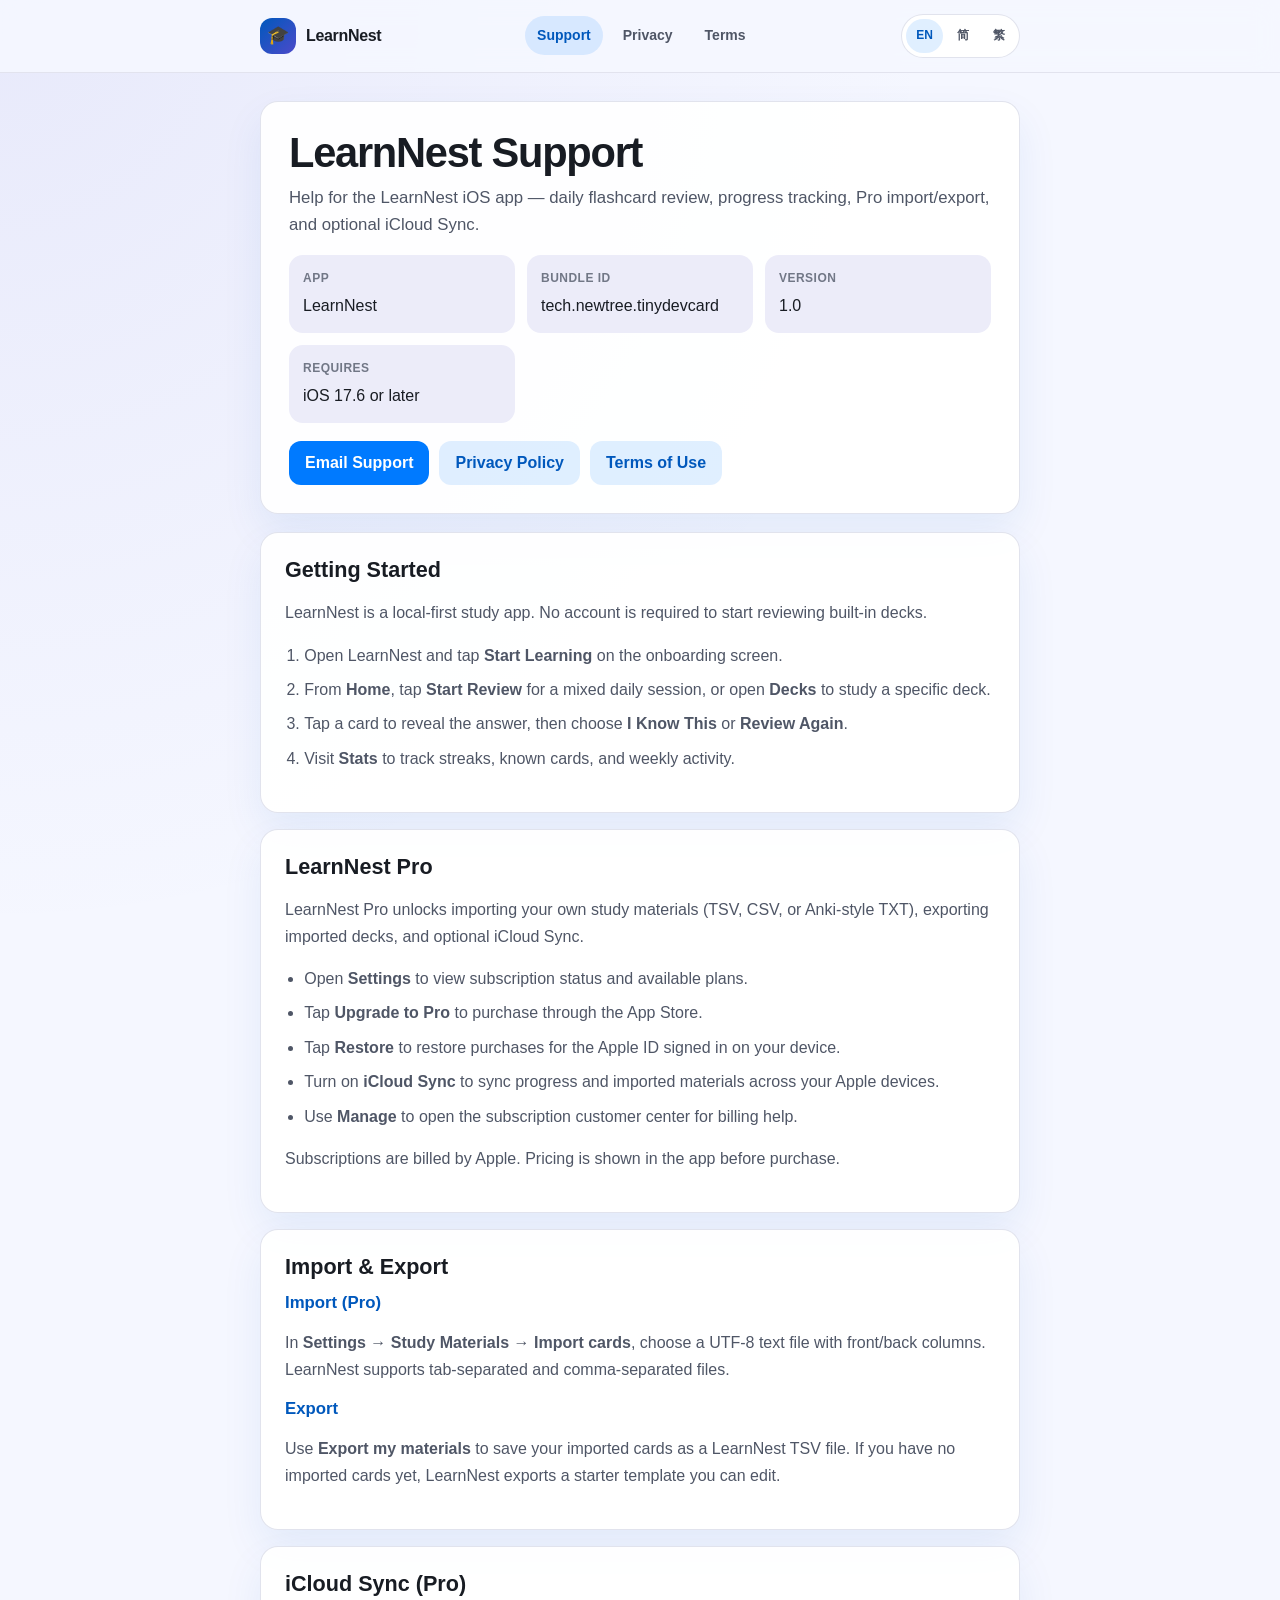
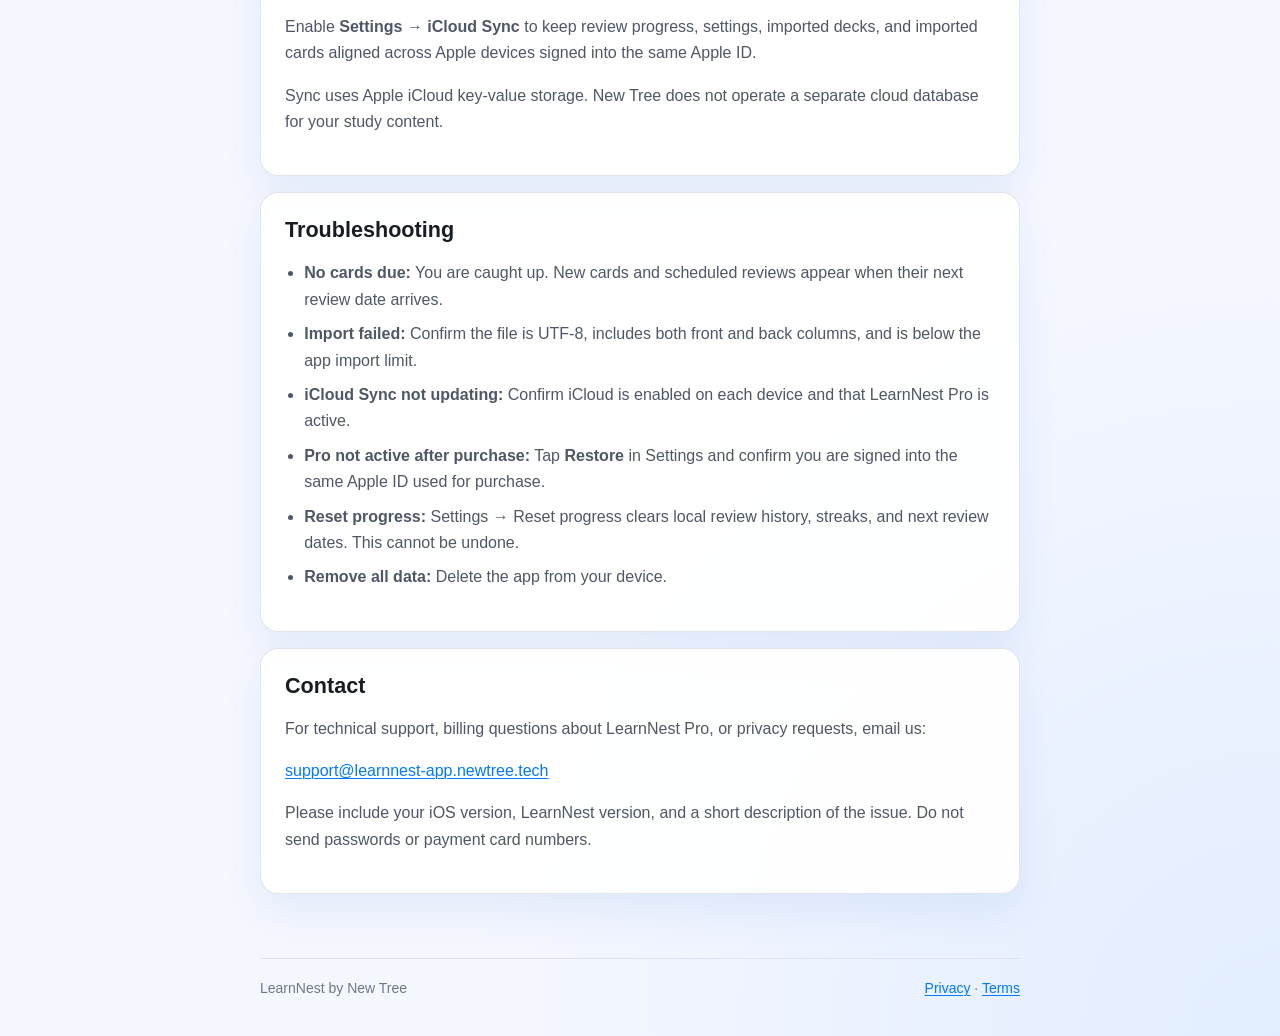
<file: docs/index.html>
<!DOCTYPE html>
<html lang="en">
<head>
  <meta charset="utf-8">
  <meta name="viewport" content="width=device-width, initial-scale=1">
  <title>LearnNest Support</title>
  <meta name="description" content="Technical support, FAQs, and contact information for LearnNest on iOS.">
  <link rel="alternate" hreflang="en" href="index.html?lang=en">
  <link rel="alternate" hreflang="zh-Hans" href="index.html?lang=zh-Hans">
  <link rel="alternate" hreflang="zh-Hant" href="index.html?lang=zh-Hant">
  <link rel="stylesheet" href="css/site.css">
  <script defer src="js/site.js"></script>
</head>
<body>
  <header class="site-header">
    <div class="wrap">
      <a class="brand" href="index.html" data-localized-href="index.html">
        <span class="brand-mark" aria-hidden="true">🎓</span>
        <span>LearnNest</span>
      </a>
      <nav class="site-nav" aria-label="Site">
        <a href="index.html" data-localized-href="index.html" aria-current="page" data-nav="support">Support</a>
        <a href="privacy.html" data-localized-href="privacy.html" data-nav="privacy">Privacy</a>
        <a href="terms.html" data-localized-href="terms.html" data-nav="terms">Terms</a>
      </nav>
      <div class="lang-switcher" aria-label="Language">
        <button type="button" data-locale="en" aria-pressed="true">EN</button>
        <button type="button" data-locale="zh-Hans" aria-pressed="false">简</button>
        <button type="button" data-locale="zh-Hant" aria-pressed="false">繁</button>
      </div>
    </div>
  </header>

  <main class="wrap">
    <section class="hero" data-locale-content="en">
      <h1>LearnNest Support</h1>
      <p>Help for the LearnNest iOS app — daily flashcard review, progress tracking, Pro import/export, and optional iCloud Sync.</p>
      <div class="meta-grid">
        <div class="meta-item"><strong>App</strong>LearnNest</div>
        <div class="meta-item"><strong>Bundle ID</strong>tech.newtree.tinydevcard</div>
        <div class="meta-item"><strong>Version</strong>1.0</div>
        <div class="meta-item"><strong>Requires</strong>iOS 17.6 or later</div>
      </div>
      <div class="cta-row">
        <a class="button-link" href="mailto:support@learnnest-app.newtree.tech">Email Support</a>
        <a class="button-link secondary" href="privacy.html" data-localized-href="privacy.html">Privacy Policy</a>
        <a class="button-link secondary" href="terms.html" data-localized-href="terms.html">Terms of Use</a>
      </div>
    </section>

    <section class="hero" data-locale-content="zh-Hans" hidden>
      <h1>学巢技术支持</h1>
      <p>学巢 iOS 应用帮助中心 — 每日闪卡复习、学习进度跟踪、Pro 导入导出与可选 iCloud 同步。</p>
      <div class="meta-grid">
        <div class="meta-item"><strong>应用</strong>学巢（LearnNest）</div>
        <div class="meta-item"><strong>Bundle ID</strong>tech.newtree.tinydevcard</div>
        <div class="meta-item"><strong>版本</strong>1.0</div>
        <div class="meta-item"><strong>系统要求</strong>iOS 17.6 或更高版本</div>
      </div>
      <div class="cta-row">
        <a class="button-link" href="mailto:support@learnnest-app.newtree.tech">发送邮件</a>
        <a class="button-link secondary" href="privacy.html" data-localized-href="privacy.html">隐私政策</a>
        <a class="button-link secondary" href="terms.html" data-localized-href="terms.html">使用条款</a>
      </div>
    </section>

    <section class="hero" data-locale-content="zh-Hant" hidden>
      <h1>學巢技術支援</h1>
      <p>學巢 iOS App 支援頁面 — 每日閃卡複習、學習進度追蹤、Pro 匯入匯出與可選 iCloud 同步。</p>
      <div class="meta-grid">
        <div class="meta-item"><strong>App</strong>學巢（LearnNest）</div>
        <div class="meta-item"><strong>Bundle ID</strong>tech.newtree.tinydevcard</div>
        <div class="meta-item"><strong>版本</strong>1.0</div>
        <div class="meta-item"><strong>系統需求</strong>iOS 17.6 或更新版本</div>
      </div>
      <div class="cta-row">
        <a class="button-link" href="mailto:support@learnnest-app.newtree.tech">寄送郵件</a>
        <a class="button-link secondary" href="privacy.html" data-localized-href="privacy.html">隱私權政策</a>
        <a class="button-link secondary" href="terms.html" data-localized-href="terms.html">使用條款</a>
      </div>
    </section>

    <article class="card" data-locale-content="en">
      <h2>Getting Started</h2>
      <p>LearnNest is a local-first study app. No account is required to start reviewing built-in decks.</p>
      <ol>
        <li>Open LearnNest and tap <strong>Start Learning</strong> on the onboarding screen.</li>
        <li>From <strong>Home</strong>, tap <strong>Start Review</strong> for a mixed daily session, or open <strong>Decks</strong> to study a specific deck.</li>
        <li>Tap a card to reveal the answer, then choose <strong>I Know This</strong> or <strong>Review Again</strong>.</li>
        <li>Visit <strong>Stats</strong> to track streaks, known cards, and weekly activity.</li>
      </ol>
    </article>

    <article class="card" data-locale-content="zh-Hans" hidden>
      <h2>快速上手</h2>
      <p>学巢是一款本地优先的学习应用，无需注册账户即可开始复习内置卡组。</p>
      <ol>
        <li>打开学巢，在引导页点击<strong>开始学习</strong>。</li>
        <li>在<strong>首页</strong>点击<strong>开始复习</strong>进行每日混合复习，或进入<strong>卡组</strong>选择特定主题。</li>
        <li>点击卡片查看答案，然后选择<strong>我会了</strong>或<strong>再复习一次</strong>。</li>
        <li>在<strong>统计</strong>页面查看连续天数、已掌握卡片和每周活动。</li>
      </ol>
    </article>

    <article class="card" data-locale-content="zh-Hant" hidden>
      <h2>快速上手</h2>
      <p>學巢是一款本地優先的學習 App，無需註冊帳號即可開始複習內建卡組。</p>
      <ol>
        <li>開啟學巢，在引導畫面點一下<strong>開始學習</strong>。</li>
        <li>在<strong>首頁</strong>點一下<strong>開始複習</strong>進行每日混合複習，或前往<strong>卡組</strong>選擇特定主題。</li>
        <li>點一下卡片查看答案，再選擇<strong>我會了</strong>或<strong>再複習一次</strong>。</li>
        <li>在<strong>統計</strong>頁面查看連續天數、已掌握卡片與每週活動。</li>
      </ol>
    </article>

    <article class="card" data-locale-content="en">
      <h2>LearnNest Pro</h2>
      <p>LearnNest Pro unlocks importing your own study materials (TSV, CSV, or Anki-style TXT), exporting imported decks, and optional iCloud Sync.</p>
      <ul>
        <li>Open <strong>Settings</strong> to view subscription status and available plans.</li>
        <li>Tap <strong>Upgrade to Pro</strong> to purchase through the App Store.</li>
        <li>Tap <strong>Restore</strong> to restore purchases for the Apple ID signed in on your device.</li>
        <li>Turn on <strong>iCloud Sync</strong> to sync progress and imported materials across your Apple devices.</li>
        <li>Use <strong>Manage</strong> to open the subscription customer center for billing help.</li>
      </ul>
      <p>Subscriptions are billed by Apple. Pricing is shown in the app before purchase.</p>
    </article>

    <article class="card" data-locale-content="zh-Hans" hidden>
      <h2>学巢 Pro</h2>
      <p>学巢 Pro 可解锁导入自定义学习资料（TSV、CSV 或 Anki 风格 TXT）、导出已导入卡组以及可选 iCloud 同步。</p>
      <ul>
        <li>打开<strong>设置</strong>查看订阅状态和可用方案。</li>
        <li>点击<strong>升级到 Pro</strong>，通过 App Store 完成购买。</li>
        <li>点击<strong>恢复</strong>，为当前设备登录的 Apple ID 恢复购买。</li>
        <li>开启 <strong>iCloud 同步</strong>，在多台 Apple 设备间同步学习进度和导入资料。</li>
        <li>点击<strong>管理</strong>打开订阅客服中心，处理账单相关问题。</li>
      </ul>
      <p>订阅费用由 Apple 收取，购买前会在应用内显示价格。</p>
    </article>

    <article class="card" data-locale-content="zh-Hant" hidden>
      <h2>學巢 Pro</h2>
      <p>學巢 Pro 可解鎖匯入自訂學習資料（TSV、CSV 或 Anki 風格 TXT）、匯出已匯入卡組，以及可選 iCloud 同步。</p>
      <ul>
        <li>開啟<strong>設定</strong>查看訂閱狀態與可用方案。</li>
        <li>點一下<strong>升級到 Pro</strong>，透過 App Store 完成購買。</li>
        <li>點一下<strong>恢復</strong>，為目前裝置登入的 Apple ID 恢復購買。</li>
        <li>開啟 <strong>iCloud 同步</strong>，在多台 Apple 裝置間同步學習進度和匯入資料。</li>
        <li>點一下<strong>管理</strong>開啟訂閱客服中心，處理帳單相關問題。</li>
      </ul>
      <p>訂閱費用由 Apple 收取，購買前會在 App 內顯示價格。</p>
    </article>

    <article class="card" data-locale-content="en">
      <h2>Import &amp; Export</h2>
      <h3>Import (Pro)</h3>
      <p>In <strong>Settings → Study Materials → Import cards</strong>, choose a UTF-8 text file with front/back columns. LearnNest supports tab-separated and comma-separated files.</p>
      <h3>Export</h3>
      <p>Use <strong>Export my materials</strong> to save your imported cards as a LearnNest TSV file. If you have no imported cards yet, LearnNest exports a starter template you can edit.</p>
    </article>

    <article class="card" data-locale-content="zh-Hans" hidden>
      <h2>导入与导出</h2>
      <h3>导入（Pro）</h3>
      <p>在<strong>设置 → 学习资料 → 导入卡片</strong>中选择 UTF-8 文本文件。学巢支持制表符分隔和逗号分隔格式。</p>
      <h3>导出</h3>
      <p>使用<strong>导出我的资料</strong>将已导入卡片保存为 LearnNest TSV 文件。若尚未导入卡片，应用会导出可编辑的入门模板。</p>
    </article>

    <article class="card" data-locale-content="zh-Hant" hidden>
      <h2>匯入與匯出</h2>
      <h3>匯入（Pro）</h3>
      <p>在<strong>設定 → 學習資料 → 匯入卡片</strong>中選擇 UTF-8 文字檔。學巢支援 Tab 分隔與逗號分隔格式。</p>
      <h3>匯出</h3>
      <p>使用<strong>匯出我的資料</strong>將已匯入卡片儲存為 LearnNest TSV 檔案。若尚未匯入卡片，App 會匯出可編輯的入門範本。</p>
    </article>

    <article class="card" data-locale-content="en">
      <h2>iCloud Sync (Pro)</h2>
      <p>Enable <strong>Settings → iCloud Sync</strong> to keep review progress, settings, imported decks, and imported cards aligned across Apple devices signed into the same Apple ID.</p>
      <p>Sync uses Apple iCloud key-value storage. New Tree does not operate a separate cloud database for your study content.</p>
    </article>

    <article class="card" data-locale-content="zh-Hans" hidden>
      <h2>iCloud 同步（Pro）</h2>
      <p>开启<strong>设置 → iCloud 同步</strong>后，可在使用同一 Apple ID 登录的 Apple 设备间同步复习进度、应用设置、已导入卡组和卡片。</p>
      <p>同步使用 Apple iCloud 键值存储。New Tree 不会为您的学习内容运营单独的云端数据库。</p>
    </article>

    <article class="card" data-locale-content="zh-Hant" hidden>
      <h2>iCloud 同步（Pro）</h2>
      <p>開啟<strong>設定 → iCloud 同步</strong>後，可在使用同一 Apple ID 登入的 Apple 裝置間同步複習進度、App 設定、已匯入卡組和卡片。</p>
      <p>同步使用 Apple iCloud 鍵值儲存。New Tree 不會為您的學習內容營運單獨的雲端資料庫。</p>
    </article>

    <article class="card" data-locale-content="en">
      <h2>Troubleshooting</h2>
      <ul>
        <li><strong>No cards due:</strong> You are caught up. New cards and scheduled reviews appear when their next review date arrives.</li>
        <li><strong>Import failed:</strong> Confirm the file is UTF-8, includes both front and back columns, and is below the app import limit.</li>
        <li><strong>iCloud Sync not updating:</strong> Confirm iCloud is enabled on each device and that LearnNest Pro is active.</li>
        <li><strong>Pro not active after purchase:</strong> Tap <strong>Restore</strong> in Settings and confirm you are signed into the same Apple ID used for purchase.</li>
        <li><strong>Reset progress:</strong> Settings → Reset progress clears local review history, streaks, and next review dates. This cannot be undone.</li>
        <li><strong>Remove all data:</strong> Delete the app from your device.</li>
      </ul>
    </article>

    <article class="card" data-locale-content="zh-Hans" hidden>
      <h2>常见问题</h2>
      <ul>
        <li><strong>没有待复习卡片：</strong>说明当前已复习完毕，新卡片和到期复习会在对应日期出现。</li>
        <li><strong>导入失败：</strong>请确认文件为 UTF-8 编码，包含正反面列，且未超过应用导入上限。</li>
        <li><strong>iCloud 同步未更新：</strong>请确认每台设备都已开启 iCloud，且学巢 Pro 处于有效状态。</li>
        <li><strong>购买 Pro 后未生效：</strong>在设置中点击<strong>恢复</strong>，并确认设备登录的是购买时使用的 Apple ID。</li>
        <li><strong>重置进度：</strong>设置 → 重置进度会清除本地复习记录、连续天数和下次复习时间，且无法撤销。</li>
        <li><strong>删除全部数据：</strong>从设备中删除应用即可。</li>
      </ul>
    </article>

    <article class="card" data-locale-content="zh-Hant" hidden>
      <h2>常見問題</h2>
      <ul>
        <li><strong>沒有待複習卡片：</strong>代表目前已複習完成，新卡片與到期複習會在對應日期出現。</li>
        <li><strong>匯入失敗：</strong>請確認檔案為 UTF-8 編碼，包含正反面欄位，且未超過 App 匯入上限。</li>
        <li><strong>iCloud 同步未更新：</strong>請確認每台裝置都已開啟 iCloud，且學巢 Pro 處於有效狀態。</li>
        <li><strong>購買 Pro 後未生效：</strong>在設定中點一下<strong>恢復</strong>，並確認裝置登入的是購買時使用的 Apple ID。</li>
        <li><strong>重置進度：</strong>設定 → 重置進度會清除本地複習紀錄、連續天數與下次複習時間，且無法復原。</li>
        <li><strong>刪除全部資料：</strong>從裝置中刪除 App 即可。</li>
      </ul>
    </article>

    <article class="card" data-locale-content="en">
      <h2>Contact</h2>
      <p>For technical support, billing questions about LearnNest Pro, or privacy requests, email us:</p>
      <p><a href="mailto:support@learnnest-app.newtree.tech">support@learnnest-app.newtree.tech</a></p>
      <p>Please include your iOS version, LearnNest version, and a short description of the issue. Do not send passwords or payment card numbers.</p>
    </article>

    <article class="card" data-locale-content="zh-Hans" hidden>
      <h2>联系我们</h2>
      <p>如需技术支持、学巢 Pro 账单咨询或隐私相关请求，请发送邮件至：</p>
      <p><a href="mailto:support@learnnest-app.newtree.tech">support@learnnest-app.newtree.tech</a></p>
      <p>请在邮件中附上 iOS 版本、学巢版本，以及问题简要说明。请勿发送密码或银行卡信息。</p>
    </article>

    <article class="card" data-locale-content="zh-Hant" hidden>
      <h2>聯絡我們</h2>
      <p>如需技術支援、學巢 Pro 帳單諮詢或隱私相關請求，請寄信至：</p>
      <p><a href="mailto:support@learnnest-app.newtree.tech">support@learnnest-app.newtree.tech</a></p>
      <p>請在郵件中附上 iOS 版本、學巢版本，以及問題簡述。請勿傳送密碼或信用卡資訊。</p>
    </article>
  </main>

  <footer class="site-footer">
    <div class="wrap">
      <span data-footer-brand>LearnNest by New Tree</span>
      <span>
        <a href="privacy.html" data-localized-href="privacy.html" data-nav="privacy">Privacy</a>
        ·
        <a href="terms.html" data-localized-href="terms.html" data-nav="terms">Terms</a>
      </span>
    </div>
  </footer>
</body>
</html>
</file>
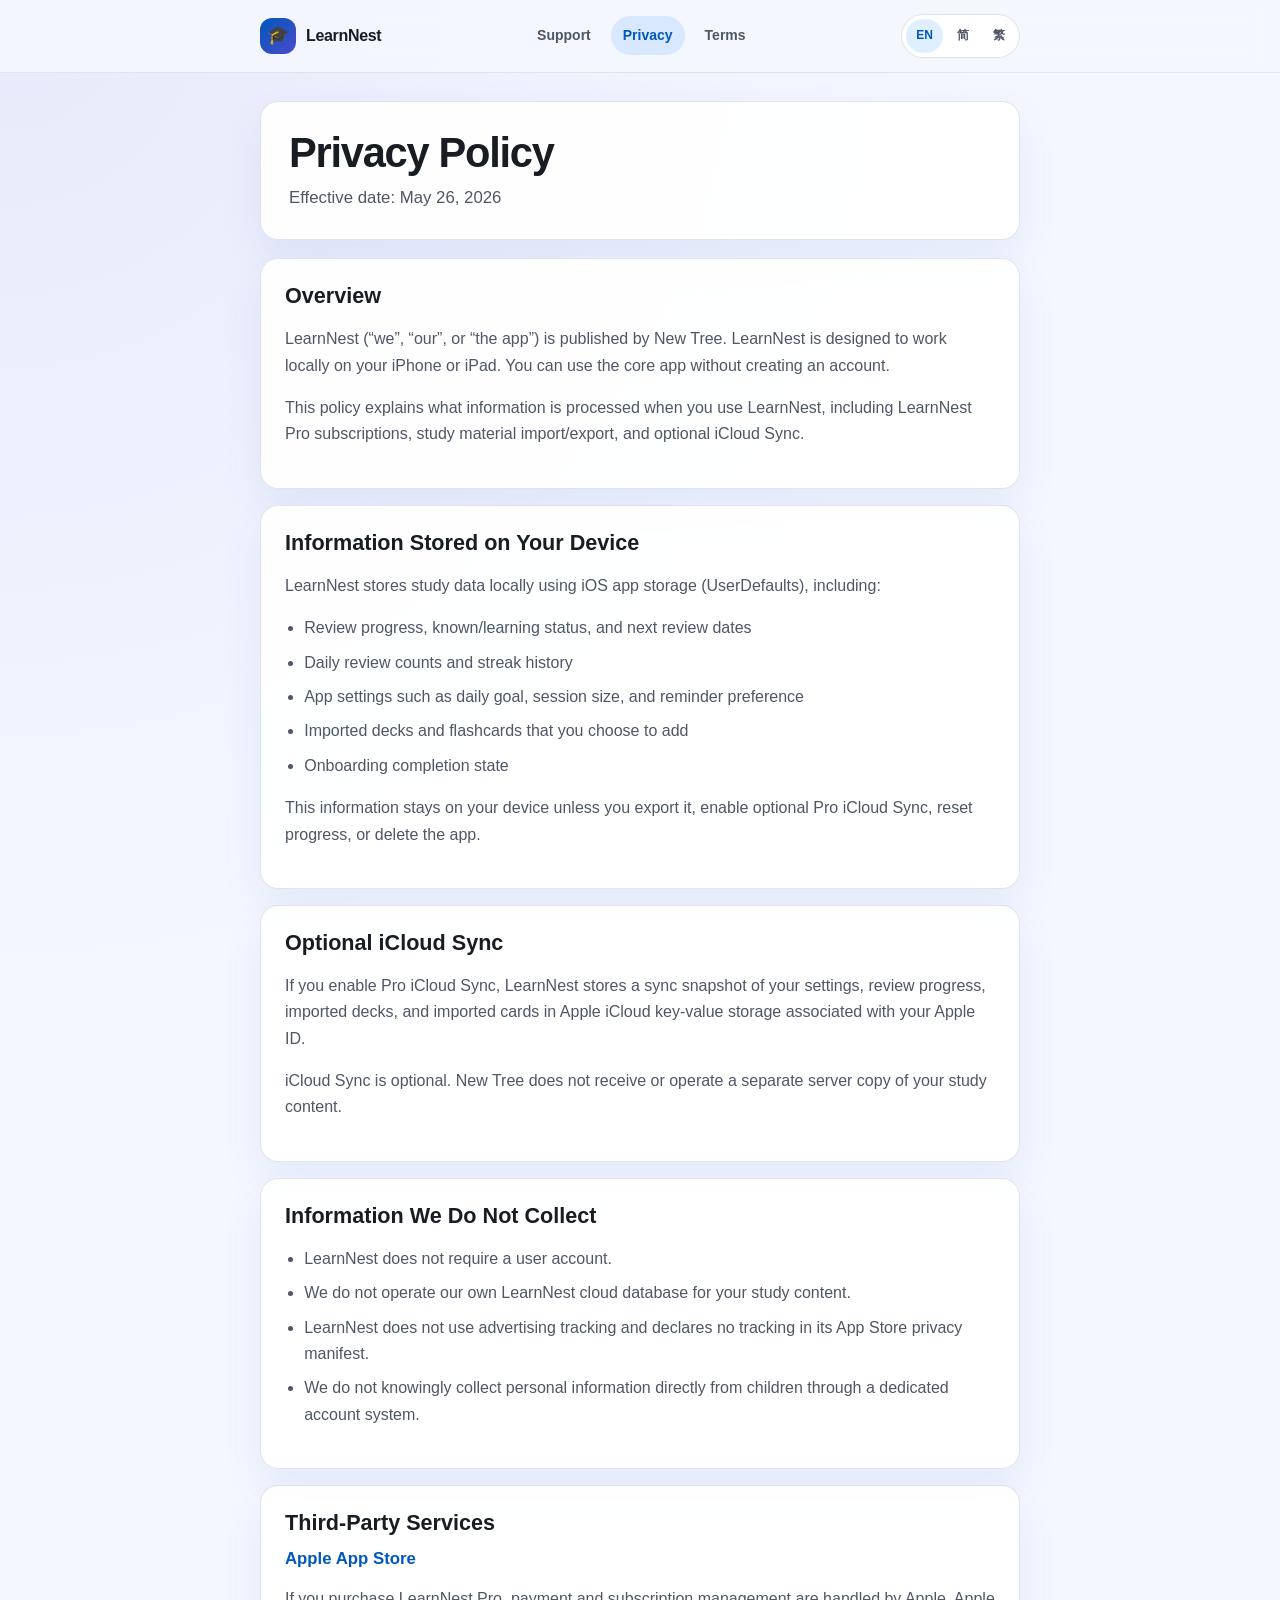
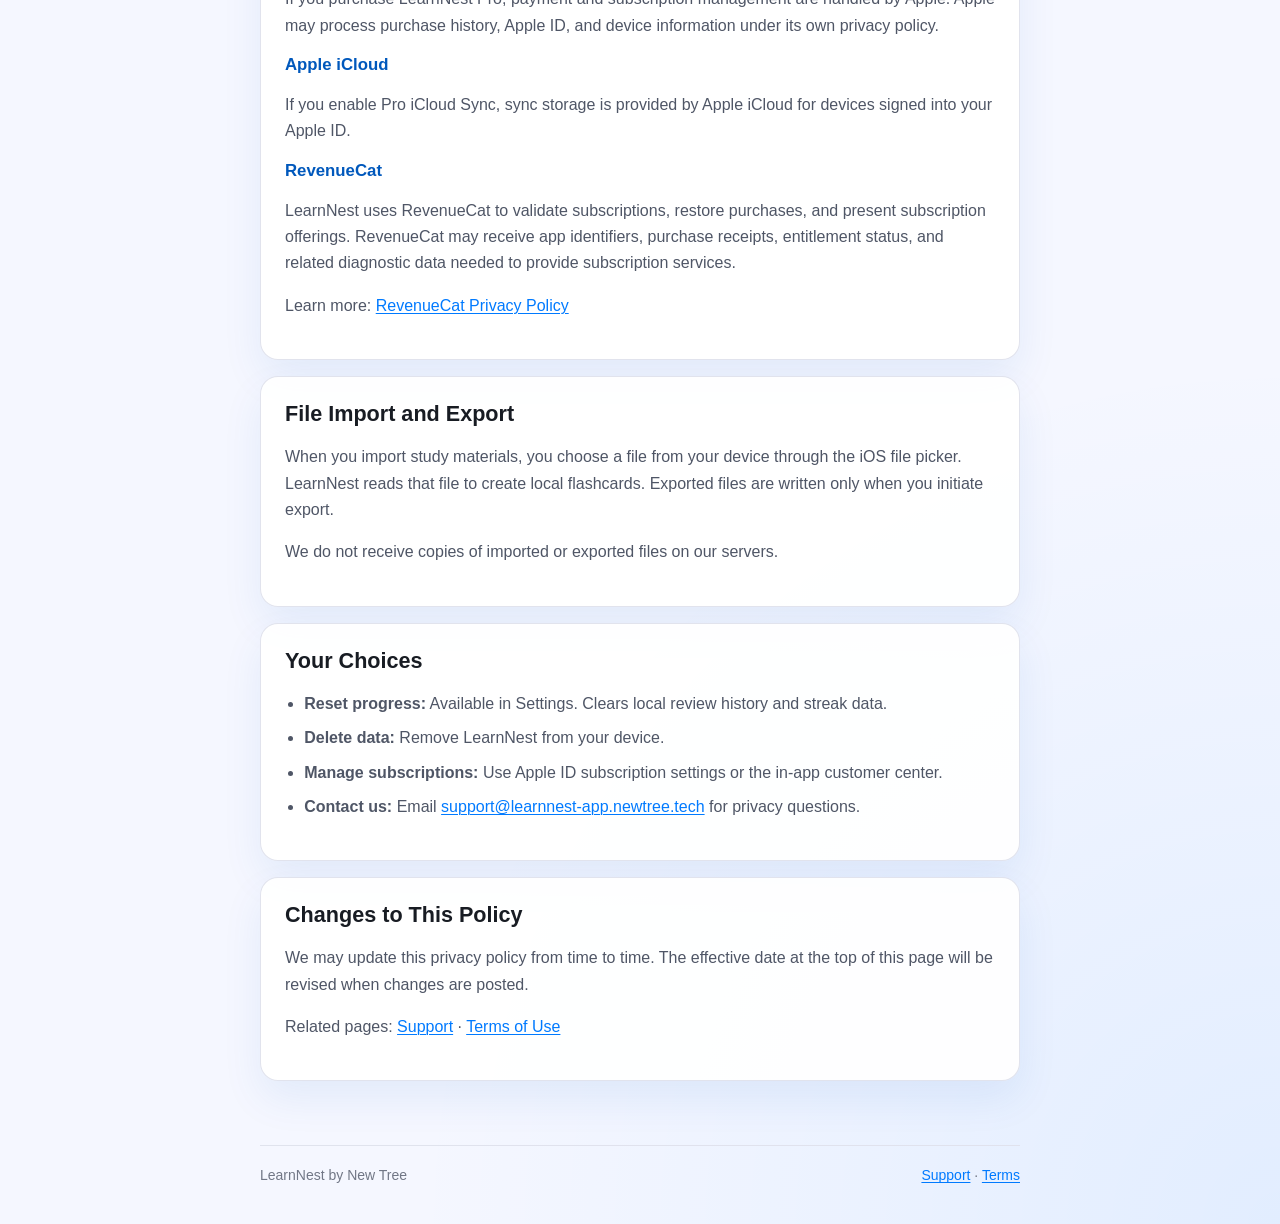
<file: docs/privacy.html>
<!DOCTYPE html>
<html lang="en">
<head>
  <meta charset="utf-8">
  <meta name="viewport" content="width=device-width, initial-scale=1">
  <title>LearnNest Privacy Policy</title>
  <meta name="description" content="Privacy policy for LearnNest on iOS.">
  <link rel="alternate" hreflang="en" href="privacy.html?lang=en">
  <link rel="alternate" hreflang="zh-Hans" href="privacy.html?lang=zh-Hans">
  <link rel="alternate" hreflang="zh-Hant" href="privacy.html?lang=zh-Hant">
  <link rel="stylesheet" href="css/site.css">
  <script defer src="js/site.js"></script>
</head>
<body>
  <header class="site-header">
    <div class="wrap">
      <a class="brand" href="index.html" data-localized-href="index.html">
        <span class="brand-mark" aria-hidden="true">🎓</span>
        <span>LearnNest</span>
      </a>
      <nav class="site-nav" aria-label="Site">
        <a href="index.html" data-localized-href="index.html" data-nav="support">Support</a>
        <a href="privacy.html" data-localized-href="privacy.html" aria-current="page" data-nav="privacy">Privacy</a>
        <a href="terms.html" data-localized-href="terms.html" data-nav="terms">Terms</a>
      </nav>
      <div class="lang-switcher" aria-label="Language">
        <button type="button" data-locale="en" aria-pressed="true">EN</button>
        <button type="button" data-locale="zh-Hans" aria-pressed="false">简</button>
        <button type="button" data-locale="zh-Hant" aria-pressed="false">繁</button>
      </div>
    </div>
  </header>

  <main class="wrap">
    <section class="hero" data-locale-content="en">
      <h1>Privacy Policy</h1>
      <p>Effective date: May 26, 2026</p>
    </section>
    <section class="hero" data-locale-content="zh-Hans" hidden>
      <h1>隐私政策</h1>
      <p>生效日期：2026 年 5 月 26 日</p>
    </section>
    <section class="hero" data-locale-content="zh-Hant" hidden>
      <h1>隱私權政策</h1>
      <p>生效日期：2026 年 5 月 26 日</p>
    </section>

    <article class="card" data-locale-content="en">
      <h2>Overview</h2>
      <p>LearnNest (“we”, “our”, or “the app”) is published by New Tree. LearnNest is designed to work locally on your iPhone or iPad. You can use the core app without creating an account.</p>
      <p>This policy explains what information is processed when you use LearnNest, including LearnNest Pro subscriptions, study material import/export, and optional iCloud Sync.</p>
    </article>

    <article class="card" data-locale-content="zh-Hans" hidden>
      <h2>概述</h2>
      <p>学巢（LearnNest，“我们”或“本应用”）由 New Tree 发布。学巢设计为在您的 iPhone 或 iPad 上本地运行，核心功能无需创建账户。</p>
      <p>本政策说明您使用学巢（包括学巢 Pro 订阅、学习资料导入/导出与可选 iCloud 同步）时会处理哪些信息。</p>
    </article>

    <article class="card" data-locale-content="zh-Hant" hidden>
      <h2>概述</h2>
      <p>學巢（LearnNest，「我們」或「本 App」）由 New Tree 發布。學巢設計為在您的 iPhone 或 iPad 上本地運作，核心功能無需建立帳號。</p>
      <p>本政策說明您使用學巢（包含學巢 Pro 訂閱、學習資料匯入/匯出與可選 iCloud 同步）時會處理哪些資訊。</p>
    </article>

    <article class="card" data-locale-content="en">
      <h2>Information Stored on Your Device</h2>
      <p>LearnNest stores study data locally using iOS app storage (UserDefaults), including:</p>
      <ul>
        <li>Review progress, known/learning status, and next review dates</li>
        <li>Daily review counts and streak history</li>
        <li>App settings such as daily goal, session size, and reminder preference</li>
        <li>Imported decks and flashcards that you choose to add</li>
        <li>Onboarding completion state</li>
      </ul>
      <p>This information stays on your device unless you export it, enable optional Pro iCloud Sync, reset progress, or delete the app.</p>
    </article>

    <article class="card" data-locale-content="zh-Hans" hidden>
      <h2>存储在您设备上的信息</h2>
      <p>学巢通过 iOS 本地存储（UserDefaults）保存学习数据，包括：</p>
      <ul>
        <li>复习进度、掌握/学习状态及下次复习时间</li>
        <li>每日复习次数与连续学习记录</li>
        <li>应用设置，如每日目标、单次学习数量和提醒偏好</li>
        <li>您主动导入的卡组与闪卡内容</li>
        <li>引导流程完成状态</li>
      </ul>
      <p>除非您主动导出、启用可选 Pro iCloud 同步、重置进度或删除应用，这些信息会保留在您的设备上。</p>
    </article>

    <article class="card" data-locale-content="zh-Hant" hidden>
      <h2>儲存在您裝置上的資訊</h2>
      <p>學巢透過 iOS 本地儲存（UserDefaults）保存學習資料，包括：</p>
      <ul>
        <li>複習進度、掌握/學習狀態及下次複習時間</li>
        <li>每日複習次數與連續學習紀錄</li>
        <li>App 設定，例如每日目標、單次學習數量與提醒偏好</li>
        <li>您主動匯入的卡組與閃卡內容</li>
        <li>引導流程完成狀態</li>
      </ul>
      <p>除非您主動匯出、啟用可選 Pro iCloud 同步、重置進度或刪除 App，這些資訊會保留在您的裝置上。</p>
    </article>

    <article class="card" data-locale-content="en">
      <h2>Optional iCloud Sync</h2>
      <p>If you enable Pro iCloud Sync, LearnNest stores a sync snapshot of your settings, review progress, imported decks, and imported cards in Apple iCloud key-value storage associated with your Apple ID.</p>
      <p>iCloud Sync is optional. New Tree does not receive or operate a separate server copy of your study content.</p>
    </article>

    <article class="card" data-locale-content="zh-Hans" hidden>
      <h2>可选 iCloud 同步</h2>
      <p>如果您启用 Pro iCloud 同步，学巢会将应用设置、复习进度、已导入卡组和卡片的同步快照保存到与您 Apple ID 关联的 Apple iCloud 键值存储中。</p>
      <p>iCloud 同步是可选功能。New Tree 不会接收或运营您的学习内容的单独服务器副本。</p>
    </article>

    <article class="card" data-locale-content="zh-Hant" hidden>
      <h2>可選 iCloud 同步</h2>
      <p>如果您啟用 Pro iCloud 同步，學巢會將 App 設定、複習進度、已匯入卡組和卡片的同步快照保存到與您 Apple ID 關聯的 Apple iCloud 鍵值儲存中。</p>
      <p>iCloud 同步是可選功能。New Tree 不會接收或營運您的學習內容的單獨伺服器副本。</p>
    </article>

    <article class="card" data-locale-content="en">
      <h2>Information We Do Not Collect</h2>
      <ul>
        <li>LearnNest does not require a user account.</li>
        <li>We do not operate our own LearnNest cloud database for your study content.</li>
        <li>LearnNest does not use advertising tracking and declares no tracking in its App Store privacy manifest.</li>
        <li>We do not knowingly collect personal information directly from children through a dedicated account system.</li>
      </ul>
    </article>

    <article class="card" data-locale-content="zh-Hans" hidden>
      <h2>我们不收集的信息</h2>
      <ul>
        <li>学巢不要求用户注册账户。</li>
        <li>我们不会为您的学习内容运营自己的学巢云端数据库。</li>
        <li>学巢不使用广告追踪，并在 App Store 隐私清单中声明不进行追踪。</li>
        <li>我们不会通过独立账户系统主动向儿童收集个人信息。</li>
      </ul>
    </article>

    <article class="card" data-locale-content="zh-Hant" hidden>
      <h2>我們不收集的資訊</h2>
      <ul>
        <li>學巢不要求使用者註冊帳號。</li>
        <li>我們不會為您的學習內容營運自己的學巢雲端資料庫。</li>
        <li>學巢不使用廣告追蹤，並在 App Store 隱私清單中聲明不進行追蹤。</li>
        <li>我們不會透過獨立帳號系統主動向兒童收集個人資訊。</li>
      </ul>
    </article>

    <article class="card" data-locale-content="en">
      <h2>Third-Party Services</h2>
      <h3>Apple App Store</h3>
      <p>If you purchase LearnNest Pro, payment and subscription management are handled by Apple. Apple may process purchase history, Apple ID, and device information under its own privacy policy.</p>
      <h3>Apple iCloud</h3>
      <p>If you enable Pro iCloud Sync, sync storage is provided by Apple iCloud for devices signed into your Apple ID.</p>
      <h3>RevenueCat</h3>
      <p>LearnNest uses RevenueCat to validate subscriptions, restore purchases, and present subscription offerings. RevenueCat may receive app identifiers, purchase receipts, entitlement status, and related diagnostic data needed to provide subscription services.</p>
      <p>Learn more: <a href="https://www.revenuecat.com/privacy/" rel="noopener noreferrer">RevenueCat Privacy Policy</a></p>
    </article>

    <article class="card" data-locale-content="zh-Hans" hidden>
      <h2>第三方服务</h2>
      <h3>Apple App Store</h3>
      <p>若您购买学巢 Pro，付款与订阅管理由 Apple 处理。Apple 可能根据其隐私政策处理购买记录、Apple ID 和设备信息。</p>
      <h3>Apple iCloud</h3>
      <p>若您启用 Pro iCloud 同步，同步存储由 Apple iCloud 为登录您 Apple ID 的设备提供。</p>
      <h3>RevenueCat</h3>
      <p>学巢使用 RevenueCat 验证订阅、恢复购买并展示订阅方案。RevenueCat 可能接收应用标识、购买凭证、权益状态及提供订阅服务所需的诊断数据。</p>
      <p>了解更多：<a href="https://www.revenuecat.com/privacy/" rel="noopener noreferrer">RevenueCat 隐私政策</a></p>
    </article>

    <article class="card" data-locale-content="zh-Hant" hidden>
      <h2>第三方服務</h2>
      <h3>Apple App Store</h3>
      <p>若您購買學巢 Pro，付款與訂閱管理由 Apple 處理。Apple 可能依其隱私權政策處理購買紀錄、Apple ID 與裝置資訊。</p>
      <h3>Apple iCloud</h3>
      <p>若您啟用 Pro iCloud 同步，同步儲存由 Apple iCloud 為登入您 Apple ID 的裝置提供。</p>
      <h3>RevenueCat</h3>
      <p>學巢使用 RevenueCat 驗證訂閱、恢復購買並顯示訂閱方案。RevenueCat 可能接收 App 識別資訊、購買憑證、權益狀態及提供訂閱服務所需的診斷資料。</p>
      <p>了解更多：<a href="https://www.revenuecat.com/privacy/" rel="noopener noreferrer">RevenueCat 隱私權政策</a></p>
    </article>

    <article class="card" data-locale-content="en">
      <h2>File Import and Export</h2>
      <p>When you import study materials, you choose a file from your device through the iOS file picker. LearnNest reads that file to create local flashcards. Exported files are written only when you initiate export.</p>
      <p>We do not receive copies of imported or exported files on our servers.</p>
    </article>

    <article class="card" data-locale-content="zh-Hans" hidden>
      <h2>文件导入与导出</h2>
      <p>导入学习资料时，您通过 iOS 文件选择器从设备中选择文件。学巢读取该文件并在本地创建闪卡。导出文件仅在您主动操作时生成。</p>
      <p>我们不会在我们的服务器上接收导入或导出文件的副本。</p>
    </article>

    <article class="card" data-locale-content="zh-Hant" hidden>
      <h2>檔案匯入與匯出</h2>
      <p>匯入學習資料時，您透過 iOS 檔案選擇器從裝置中選擇檔案。學巢讀取該檔案並在本地建立閃卡。匯出檔案僅在您主動操作時產生。</p>
      <p>我們不會在我們的伺服器上接收匯入或匯出檔案的副本。</p>
    </article>

    <article class="card" data-locale-content="en">
      <h2>Your Choices</h2>
      <ul>
        <li><strong>Reset progress:</strong> Available in Settings. Clears local review history and streak data.</li>
        <li><strong>Delete data:</strong> Remove LearnNest from your device.</li>
        <li><strong>Manage subscriptions:</strong> Use Apple ID subscription settings or the in-app customer center.</li>
        <li><strong>Contact us:</strong> Email <a href="mailto:support@learnnest-app.newtree.tech">support@learnnest-app.newtree.tech</a> for privacy questions.</li>
      </ul>
    </article>

    <article class="card" data-locale-content="zh-Hans" hidden>
      <h2>您的选择</h2>
      <ul>
        <li><strong>重置进度：</strong>可在设置中操作，清除本地复习记录与连续天数。</li>
        <li><strong>删除数据：</strong>从设备中删除学巢应用。</li>
        <li><strong>管理订阅：</strong>通过 Apple ID 订阅设置或应用内客服中心管理。</li>
        <li><strong>联系我们：</strong>隐私相关问题请发送邮件至 <a href="mailto:support@learnnest-app.newtree.tech">support@learnnest-app.newtree.tech</a>。</li>
      </ul>
    </article>

    <article class="card" data-locale-content="zh-Hant" hidden>
      <h2>您的選擇</h2>
      <ul>
        <li><strong>重置進度：</strong>可在設定中操作，清除本地複習紀錄與連續天數。</li>
        <li><strong>刪除資料：</strong>從裝置中刪除學巢 App。</li>
        <li><strong>管理訂閱：</strong>透過 Apple ID 訂閱設定或 App 內客服中心管理。</li>
        <li><strong>聯絡我們：</strong>隱私相關問題請寄信至 <a href="mailto:support@learnnest-app.newtree.tech">support@learnnest-app.newtree.tech</a>。</li>
      </ul>
    </article>

    <article class="card" data-locale-content="en">
      <h2>Changes to This Policy</h2>
      <p>We may update this privacy policy from time to time. The effective date at the top of this page will be revised when changes are posted.</p>
      <p>Related pages: <a href="index.html" data-localized-href="index.html">Support</a> · <a href="terms.html" data-localized-href="terms.html">Terms of Use</a></p>
    </article>

    <article class="card" data-locale-content="zh-Hans" hidden>
      <h2>政策变更</h2>
      <p>我们可能会不时更新本隐私政策。如有变更，将更新本页顶部的生效日期。</p>
      <p>相关页面：<a href="index.html" data-localized-href="index.html">技术支持</a> · <a href="terms.html" data-localized-href="terms.html">使用条款</a></p>
    </article>

    <article class="card" data-locale-content="zh-Hant" hidden>
      <h2>政策變更</h2>
      <p>我們可能會不時更新本隱私權政策。如有變更，將更新本頁頂端的生效日期。</p>
      <p>相關頁面：<a href="index.html" data-localized-href="index.html">技術支援</a> · <a href="terms.html" data-localized-href="terms.html">使用條款</a></p>
    </article>
  </main>

  <footer class="site-footer">
    <div class="wrap">
      <span data-footer-brand>LearnNest by New Tree</span>
      <span>
        <a href="index.html" data-localized-href="index.html" data-nav="support">Support</a>
        ·
        <a href="terms.html" data-localized-href="terms.html" data-nav="terms">Terms</a>
      </span>
    </div>
  </footer>
</body>
</html>
</file>
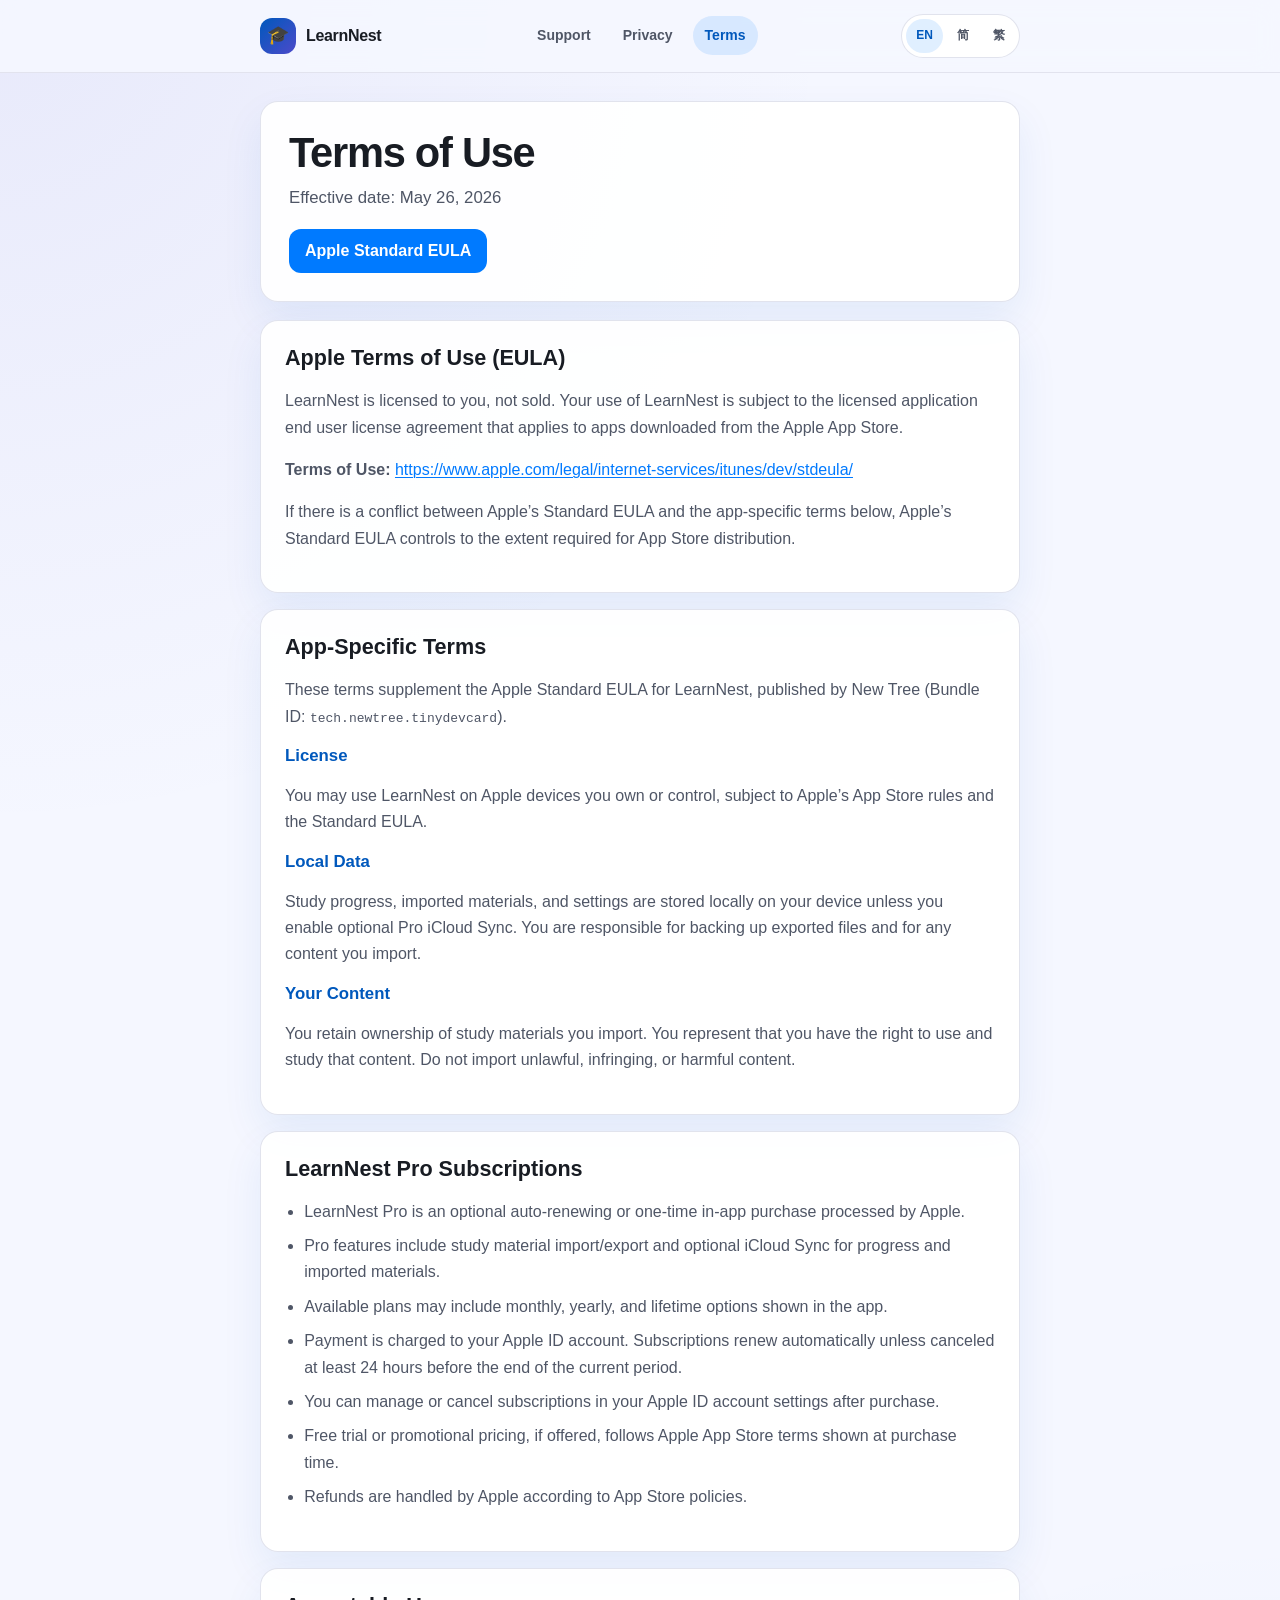
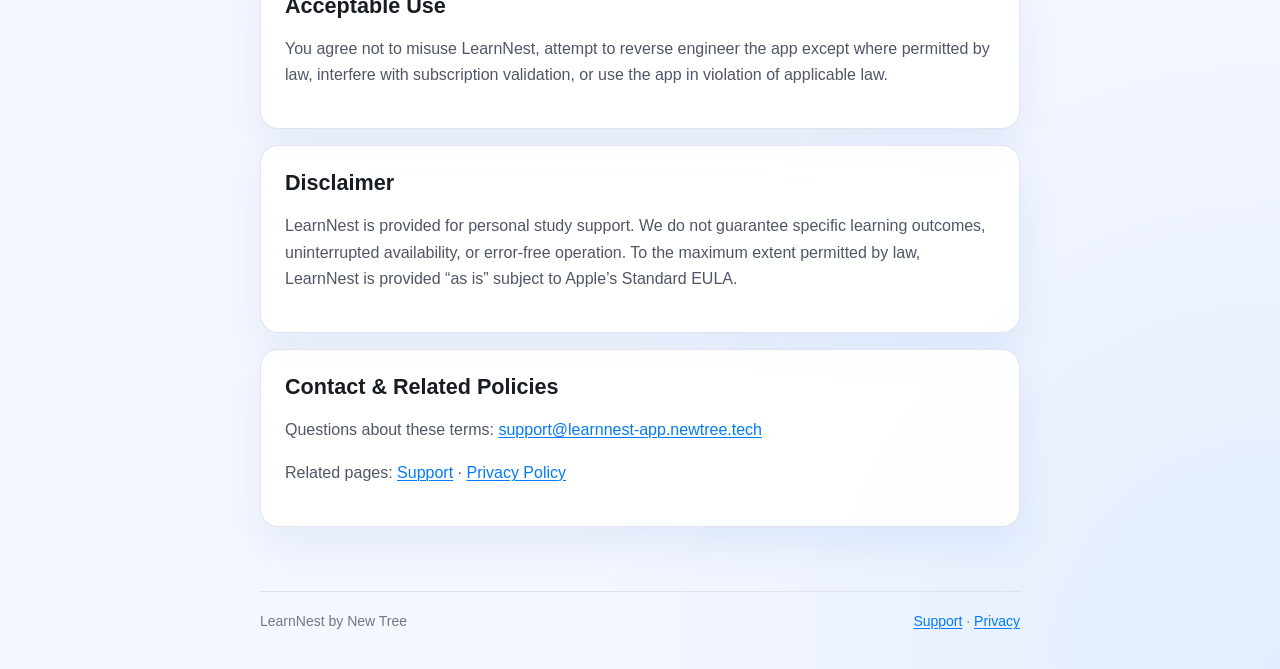
<file: docs/terms.html>
<!DOCTYPE html>
<html lang="en">
<head>
  <meta charset="utf-8">
  <meta name="viewport" content="width=device-width, initial-scale=1">
  <title>LearnNest Terms of Use</title>
  <meta name="description" content="Terms of use for LearnNest on iOS, including Apple Standard EULA.">
  <link rel="alternate" hreflang="en" href="terms.html?lang=en">
  <link rel="alternate" hreflang="zh-Hans" href="terms.html?lang=zh-Hans">
  <link rel="alternate" hreflang="zh-Hant" href="terms.html?lang=zh-Hant">
  <link rel="stylesheet" href="css/site.css">
  <script defer src="js/site.js"></script>
</head>
<body>
  <header class="site-header">
    <div class="wrap">
      <a class="brand" href="index.html" data-localized-href="index.html">
        <span class="brand-mark" aria-hidden="true">🎓</span>
        <span>LearnNest</span>
      </a>
      <nav class="site-nav" aria-label="Site">
        <a href="index.html" data-localized-href="index.html" data-nav="support">Support</a>
        <a href="privacy.html" data-localized-href="privacy.html" data-nav="privacy">Privacy</a>
        <a href="terms.html" data-localized-href="terms.html" aria-current="page" data-nav="terms">Terms</a>
      </nav>
      <div class="lang-switcher" aria-label="Language">
        <button type="button" data-locale="en" aria-pressed="true">EN</button>
        <button type="button" data-locale="zh-Hans" aria-pressed="false">简</button>
        <button type="button" data-locale="zh-Hant" aria-pressed="false">繁</button>
      </div>
    </div>
  </header>

  <main class="wrap">
    <section class="hero" data-locale-content="en">
      <h1>Terms of Use</h1>
      <p>Effective date: May 26, 2026</p>
      <div class="cta-row">
        <a class="button-link" href="https://www.apple.com/legal/internet-services/itunes/dev/stdeula/" rel="noopener noreferrer">Apple Standard EULA</a>
      </div>
    </section>

    <section class="hero" data-locale-content="zh-Hans" hidden>
      <h1>使用条款</h1>
      <p>生效日期：2026 年 5 月 26 日</p>
      <div class="cta-row">
        <a class="button-link" href="https://www.apple.com/legal/internet-services/itunes/dev/stdeula/" rel="noopener noreferrer">Apple 标准 EULA</a>
      </div>
    </section>

    <section class="hero" data-locale-content="zh-Hant" hidden>
      <h1>使用條款</h1>
      <p>生效日期：2026 年 5 月 26 日</p>
      <div class="cta-row">
        <a class="button-link" href="https://www.apple.com/legal/internet-services/itunes/dev/stdeula/" rel="noopener noreferrer">Apple 標準 EULA</a>
      </div>
    </section>

    <article class="card" data-locale-content="en">
      <h2>Apple Terms of Use (EULA)</h2>
      <p>LearnNest is licensed to you, not sold. Your use of LearnNest is subject to the licensed application end user license agreement that applies to apps downloaded from the Apple App Store.</p>
      <p><strong>Terms of Use:</strong> <a href="https://www.apple.com/legal/internet-services/itunes/dev/stdeula/" rel="noopener noreferrer">https://www.apple.com/legal/internet-services/itunes/dev/stdeula/</a></p>
      <p>If there is a conflict between Apple’s Standard EULA and the app-specific terms below, Apple’s Standard EULA controls to the extent required for App Store distribution.</p>
    </article>

    <article class="card" data-locale-content="zh-Hans" hidden>
      <h2>Apple 使用条款（EULA）</h2>
      <p>学巢以许可方式提供，而非出售。您对学巢的使用受适用于从 Apple App Store 下载应用的最终用户许可协议约束。</p>
      <p><strong>使用条款：</strong> <a href="https://www.apple.com/legal/internet-services/itunes/dev/stdeula/" rel="noopener noreferrer">https://www.apple.com/legal/internet-services/itunes/dev/stdeula/</a></p>
      <p>若 Apple 标准 EULA 与以下应用特定条款存在冲突，在 App Store 分发所需的范围内，以 Apple 标准 EULA 为准。</p>
    </article>

    <article class="card" data-locale-content="zh-Hant" hidden>
      <h2>Apple 使用條款（EULA）</h2>
      <p>學巢以授權方式提供，而非出售。您對學巢的使用受適用於從 Apple App Store 下載 App 的最終使用者授權協議約束。</p>
      <p><strong>使用條款：</strong> <a href="https://www.apple.com/legal/internet-services/itunes/dev/stdeula/" rel="noopener noreferrer">https://www.apple.com/legal/internet-services/itunes/dev/stdeula/</a></p>
      <p>若 Apple 標準 EULA 與以下 App 特定條款存在衝突，在 App Store 發行所需的範圍內，以 Apple 標準 EULA 為準。</p>
    </article>

    <article class="card" data-locale-content="en">
      <h2>App-Specific Terms</h2>
      <p>These terms supplement the Apple Standard EULA for LearnNest, published by New Tree (Bundle ID: <code>tech.newtree.tinydevcard</code>).</p>
      <h3>License</h3>
      <p>You may use LearnNest on Apple devices you own or control, subject to Apple’s App Store rules and the Standard EULA.</p>
      <h3>Local Data</h3>
      <p>Study progress, imported materials, and settings are stored locally on your device unless you enable optional Pro iCloud Sync. You are responsible for backing up exported files and for any content you import.</p>
      <h3>Your Content</h3>
      <p>You retain ownership of study materials you import. You represent that you have the right to use and study that content. Do not import unlawful, infringing, or harmful content.</p>
    </article>

    <article class="card" data-locale-content="zh-Hans" hidden>
      <h2>应用特定条款</h2>
      <p>以下条款是对 Apple 标准 EULA 的补充，适用于 New Tree 发布的学巢（Bundle ID：<code>tech.newtree.tinydevcard</code>）。</p>
      <h3>许可</h3>
      <p>您可在 Apple 规则及标准 EULA 允许的范围内，在您拥有或控制的 Apple 设备上使用学巢。</p>
      <h3>本地数据</h3>
      <p>学习进度、导入资料和应用设置保存在您的设备本地，除非您启用可选 Pro iCloud 同步。您需自行备份导出文件，并对导入内容负责。</p>
      <h3>您的内容</h3>
      <p>您保留对所导入学习资料的所有权。您声明并保证有权使用该内容进行学习。请勿导入违法、侵权或有害内容。</p>
    </article>

    <article class="card" data-locale-content="zh-Hant" hidden>
      <h2>App 特定條款</h2>
      <p>以下條款是對 Apple 標準 EULA 的補充，適用於 New Tree 發布的學巢（Bundle ID：<code>tech.newtree.tinydevcard</code>）。</p>
      <h3>授權</h3>
      <p>您可在 Apple 規則及標準 EULA 允許的範圍內，在您擁有或控制的 Apple 裝置上使用學巢。</p>
      <h3>本地資料</h3>
      <p>學習進度、匯入資料與 App 設定保存在您的裝置本地，除非您啟用可選 Pro iCloud 同步。您需自行備份匯出檔案，並對匯入內容負責。</p>
      <h3>您的內容</h3>
      <p>您保留對所匯入學習資料的所有權。您聲明並保證有權使用該內容進行學習。請勿匯入違法、侵權或有害內容。</p>
    </article>

    <article class="card" data-locale-content="en">
      <h2>LearnNest Pro Subscriptions</h2>
      <ul>
        <li>LearnNest Pro is an optional auto-renewing or one-time in-app purchase processed by Apple.</li>
        <li>Pro features include study material import/export and optional iCloud Sync for progress and imported materials.</li>
        <li>Available plans may include monthly, yearly, and lifetime options shown in the app.</li>
        <li>Payment is charged to your Apple ID account. Subscriptions renew automatically unless canceled at least 24 hours before the end of the current period.</li>
        <li>You can manage or cancel subscriptions in your Apple ID account settings after purchase.</li>
        <li>Free trial or promotional pricing, if offered, follows Apple App Store terms shown at purchase time.</li>
        <li>Refunds are handled by Apple according to App Store policies.</li>
      </ul>
    </article>

    <article class="card" data-locale-content="zh-Hans" hidden>
      <h2>学巢 Pro 订阅</h2>
      <ul>
        <li>学巢 Pro 为可选的内购项目，由 Apple 处理自动续订或一次性购买。</li>
        <li>Pro 功能包括学习资料导入/导出，以及用于同步进度和导入资料的可选 iCloud 同步。</li>
        <li>可用方案可能包括应用内展示的月付、年付和终身选项。</li>
        <li>费用将从您的 Apple ID 账户扣款。订阅会自动续期，除非在当前周期结束前至少 24 小时取消。</li>
        <li>购买后可在 Apple ID 账户设置中管理或取消订阅。</li>
        <li>如有免费试用或促销价格，以购买时 App Store 展示的条款为准。</li>
        <li>退款由 Apple 依据 App Store 政策处理。</li>
      </ul>
    </article>

    <article class="card" data-locale-content="zh-Hant" hidden>
      <h2>學巢 Pro 訂閱</h2>
      <ul>
        <li>學巢 Pro 為可選的 App 內購買項目，由 Apple 處理自動續訂或一次性購買。</li>
        <li>Pro 功能包含學習資料匯入/匯出，以及用於同步進度和匯入資料的可選 iCloud 同步。</li>
        <li>可用方案可能包含 App 內顯示的月付、年付與終身選項。</li>
        <li>費用將從您的 Apple ID 帳戶扣款。訂閱會自動續期，除非在目前週期結束前至少 24 小時取消。</li>
        <li>購買後可在 Apple ID 帳戶設定中管理或取消訂閱。</li>
        <li>如有免費試用或促銷價格，以購買時 App Store 顯示的條款為準。</li>
        <li>退款由 Apple 依 App Store 政策處理。</li>
      </ul>
    </article>

    <article class="card" data-locale-content="en">
      <h2>Acceptable Use</h2>
      <p>You agree not to misuse LearnNest, attempt to reverse engineer the app except where permitted by law, interfere with subscription validation, or use the app in violation of applicable law.</p>
    </article>

    <article class="card" data-locale-content="zh-Hans" hidden>
      <h2>可接受使用</h2>
      <p>您同意不滥用学巢、不尝试对应用进行逆向工程（法律允许的除外）、不干扰订阅验证，也不以违反适用法律的方式使用本应用。</p>
    </article>

    <article class="card" data-locale-content="zh-Hant" hidden>
      <h2>可接受使用</h2>
      <p>您同意不濫用學巢、不嘗試對 App 進行逆向工程（法律允許的除外）、不干擾訂閱驗證，也不以違反適用法律的方式使用本 App。</p>
    </article>

    <article class="card" data-locale-content="en">
      <h2>Disclaimer</h2>
      <p>LearnNest is provided for personal study support. We do not guarantee specific learning outcomes, uninterrupted availability, or error-free operation. To the maximum extent permitted by law, LearnNest is provided “as is” subject to Apple’s Standard EULA.</p>
    </article>

    <article class="card" data-locale-content="zh-Hans" hidden>
      <h2>免责声明</h2>
      <p>学巢用于个人学习辅助。我们不保证特定学习效果、服务持续可用或无错误运行。在法律允许的最大范围内，学巢按“现状”提供，并受 Apple 标准 EULA 约束。</p>
    </article>

    <article class="card" data-locale-content="zh-Hant" hidden>
      <h2>免責聲明</h2>
      <p>學巢用於個人學習輔助。我們不保證特定學習成效、服務持續可用或無錯誤運作。在法律允許的最大範圍內，學巢依「現狀」提供，並受 Apple 標準 EULA 約束。</p>
    </article>

    <article class="card" data-locale-content="en">
      <h2>Contact &amp; Related Policies</h2>
      <p>Questions about these terms: <a href="mailto:support@learnnest-app.newtree.tech">support@learnnest-app.newtree.tech</a></p>
      <p>Related pages: <a href="index.html" data-localized-href="index.html">Support</a> · <a href="privacy.html" data-localized-href="privacy.html">Privacy Policy</a></p>
    </article>

    <article class="card" data-locale-content="zh-Hans" hidden>
      <h2>联系与相关政策</h2>
      <p>条款相关问题：<a href="mailto:support@learnnest-app.newtree.tech">support@learnnest-app.newtree.tech</a></p>
      <p>相关页面：<a href="index.html" data-localized-href="index.html">技术支持</a> · <a href="privacy.html" data-localized-href="privacy.html">隐私政策</a></p>
    </article>

    <article class="card" data-locale-content="zh-Hant" hidden>
      <h2>聯絡與相關政策</h2>
      <p>條款相關問題：<a href="mailto:support@learnnest-app.newtree.tech">support@learnnest-app.newtree.tech</a></p>
      <p>相關頁面：<a href="index.html" data-localized-href="index.html">技術支援</a> · <a href="privacy.html" data-localized-href="privacy.html">隱私權政策</a></p>
    </article>
  </main>

  <footer class="site-footer">
    <div class="wrap">
      <span data-footer-brand>LearnNest by New Tree</span>
      <span>
        <a href="index.html" data-localized-href="index.html" data-nav="support">Support</a>
        ·
        <a href="privacy.html" data-localized-href="privacy.html" data-nav="privacy">Privacy</a>
      </span>
    </div>
  </footer>
</body>
</html>
</file>
<file: docs/css/site.css>
:root {
  color-scheme: light;
  --bg: #f5f7ff;
  --surface: #ffffff;
  --surface-mid: #ececf9;
  --text: #181c23;
  --text-secondary: #4f5666;
  --outline: #717786;
  --primary: #0058bc;
  --primary-bright: #007aff;
  --secondary: #4c4aca;
  --success: #24b351;
  --shadow: 0 18px 40px rgba(0, 88, 188, 0.08);
  --radius: 18px;
  --max-width: 760px;
  --font: "SF Pro Text", "SF Pro Display", -apple-system, BlinkMacSystemFont, "Segoe UI", Roboto, "Helvetica Neue", Arial, "PingFang SC", "Hiragino Sans GB", "Microsoft YaHei", sans-serif;
}

* {
  box-sizing: border-box;
}

html {
  scroll-behavior: smooth;
}

body {
  margin: 0;
  font-family: var(--font);
  background:
    radial-gradient(circle at top left, rgba(76, 74, 202, 0.08), transparent 32%),
    radial-gradient(circle at bottom right, rgba(0, 122, 255, 0.08), transparent 28%),
    var(--bg);
  color: var(--text);
  line-height: 1.65;
}

a {
  color: var(--primary-bright);
  text-decoration-thickness: 1px;
  text-underline-offset: 2px;
}

a:hover {
  color: var(--primary);
}

.wrap {
  width: min(calc(100% - 32px), var(--max-width));
  margin: 0 auto;
}

.site-header {
  position: sticky;
  top: 0;
  z-index: 10;
  backdrop-filter: blur(14px);
  background: rgba(245, 247, 255, 0.88);
  border-bottom: 1px solid rgba(224, 226, 237, 0.9);
}

.site-header .wrap {
  display: flex;
  align-items: center;
  justify-content: space-between;
  gap: 16px;
  padding: 14px 0;
}

.brand {
  display: inline-flex;
  align-items: center;
  gap: 10px;
  color: var(--text);
  text-decoration: none;
  font-weight: 700;
  letter-spacing: -0.02em;
}

.brand-mark {
  width: 36px;
  height: 36px;
  border-radius: 12px;
  display: grid;
  place-items: center;
  background: linear-gradient(135deg, var(--primary), var(--secondary));
  color: #fff;
  font-size: 18px;
}

.site-nav {
  display: flex;
  flex-wrap: wrap;
  gap: 8px;
}

.site-nav a {
  color: var(--text-secondary);
  text-decoration: none;
  padding: 8px 12px;
  border-radius: 999px;
  font-size: 14px;
  font-weight: 600;
}

.site-nav a[aria-current="page"] {
  background: rgba(0, 122, 255, 0.12);
  color: var(--primary);
}

.lang-switcher {
  display: inline-flex;
  gap: 4px;
  padding: 4px;
  border-radius: 999px;
  background: var(--surface);
  border: 1px solid rgba(224, 226, 237, 0.95);
}

.lang-switcher button {
  border: 0;
  background: transparent;
  color: var(--text-secondary);
  font: inherit;
  font-size: 12px;
  font-weight: 700;
  padding: 7px 10px;
  border-radius: 999px;
  cursor: pointer;
}

.lang-switcher button[aria-pressed="true"] {
  background: rgba(0, 122, 255, 0.12);
  color: var(--primary);
}

main {
  padding: 28px 0 48px;
}

.hero,
.card {
  background: rgba(255, 255, 255, 0.92);
  border: 1px solid rgba(224, 226, 237, 0.95);
  border-radius: var(--radius);
  box-shadow: var(--shadow);
}

.hero {
  padding: 28px;
  margin-bottom: 18px;
}

.hero h1 {
  margin: 0 0 8px;
  font-size: clamp(2rem, 4vw, 2.6rem);
  line-height: 1.1;
  letter-spacing: -0.03em;
}

.hero p {
  margin: 0;
  color: var(--text-secondary);
  font-size: 1.05rem;
}

.card {
  padding: 24px;
  margin-bottom: 16px;
}

.card h2,
.card h3 {
  margin-top: 0;
  line-height: 1.25;
}

.card h2 {
  font-size: 1.35rem;
  margin-bottom: 12px;
}

.card h3 {
  font-size: 1.05rem;
  margin-bottom: 8px;
  color: var(--primary);
}

.card p,
.card li {
  color: var(--text-secondary);
}

.card ul,
.card ol {
  padding-left: 1.2rem;
}

.card li + li {
  margin-top: 8px;
}

.meta-grid {
  display: grid;
  grid-template-columns: repeat(auto-fit, minmax(180px, 1fr));
  gap: 12px;
  margin-top: 16px;
}

.meta-item {
  padding: 14px;
  border-radius: 14px;
  background: var(--surface-mid);
}

.meta-item strong {
  display: block;
  font-size: 12px;
  text-transform: uppercase;
  letter-spacing: 0.04em;
  color: var(--outline);
  margin-bottom: 4px;
}

.cta-row {
  display: flex;
  flex-wrap: wrap;
  gap: 10px;
  margin-top: 18px;
}

.button-link {
  display: inline-flex;
  align-items: center;
  justify-content: center;
  min-height: 44px;
  padding: 0 16px;
  border-radius: 12px;
  background: var(--primary-bright);
  color: #fff !important;
  text-decoration: none;
  font-weight: 700;
}

.button-link.secondary {
  background: rgba(0, 122, 255, 0.12);
  color: var(--primary) !important;
}

.site-footer {
  padding: 0 0 36px;
  color: var(--outline);
  font-size: 14px;
}

.site-footer .wrap {
  display: flex;
  flex-wrap: wrap;
  gap: 10px 18px;
  justify-content: space-between;
  border-top: 1px solid rgba(224, 226, 237, 0.95);
  padding-top: 18px;
}

[hidden] {
  display: none !important;
}

@media (max-width: 720px) {
  .site-header .wrap {
    flex-wrap: wrap;
  }

  .site-nav {
    order: 3;
    width: 100%;
  }

  .hero,
  .card {
    padding: 20px;
  }
}
</file>
